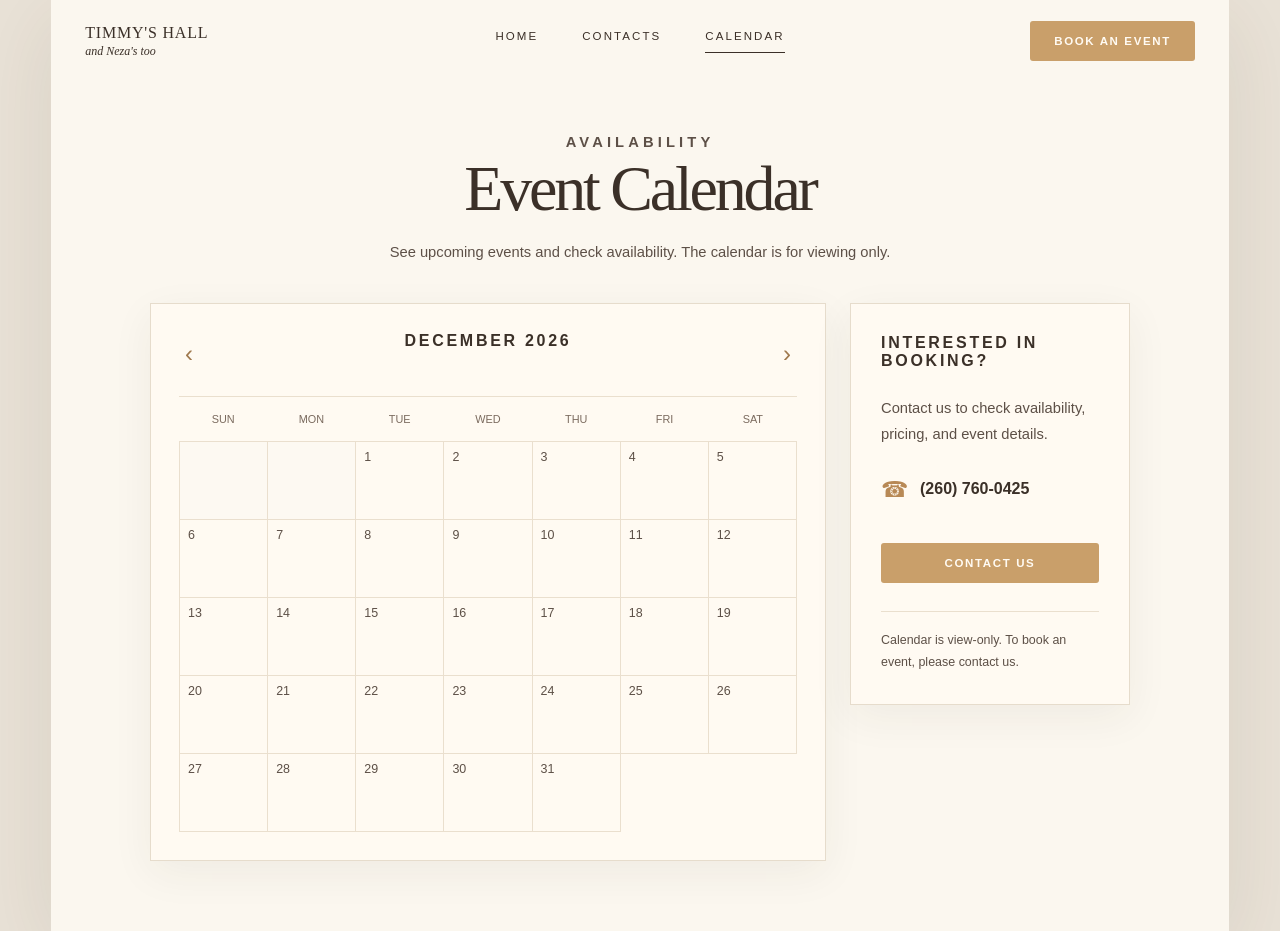
<file: calendar.html>
<!DOCTYPE html>
<html lang="en">
<head>
  <meta charset="UTF-8" />
  <meta name="viewport" content="width=device-width, initial-scale=1.0" />
  <title>Timmy's Hall and Neza's too | Calendar</title>
  <link rel="stylesheet" href="style.css" />
</head>
<body>
  <div class="site-wrap">
    <header class="header">
      <a class="logo" href="index.html">
        <span>Timmy's Hall</span>
        <em>and Neza's too</em>
      </a>

      <nav class="nav">
        <a href="index.html">Home</a>
        <a href="contact.html">Contacts</a>
        <a class="active" href="calendar.html">Calendar</a>
      </nav>

      <a class="top-btn" href="#booking">Book an Event</a>
    </header>

    <main class="page">
      <section class="center-title">
        <p class="eyebrow">Availability</p>
        <h1>Event Calendar</h1>
        <p>See upcoming events and check availability. The calendar is for viewing only.</p>
      </section>

      <section class="calendar-layout">
        <div class="calendar-card">
          <div class="calendar-top">
            <button id="prevMonth">‹</button>
            <h2 id="monthTitle">Month</h2>
            <button id="nextMonth">›</button>
          </div>

          <div class="weekdays">
            <span>Sun</span>
            <span>Mon</span>
            <span>Tue</span>
            <span>Wed</span>
            <span>Thu</span>
            <span>Fri</span>
            <span>Sat</span>
          </div>

          <div id="calendarGrid" class="calendar-grid"></div>
        </div>

        <aside id="booking" class="booking-card">
          <h2>Interested in booking?</h2>
          <p>
            Contact us to check availability, pricing, and event details.
          </p>

          <div class="phone-row">
            <span>☎</span>
            <strong>(260) 760-0425</strong>
          </div>

          <button id="bookButton" class="btn wide">Contact Us</button>

          <p class="note">
            Calendar is view-only. To book an event, please contact us.
          </p>
        </aside>
      </section>
    </main>
  </div>

  <div id="bookingModal" class="modal">
    <div class="modal-card">
      <button id="closeModal" class="close">×</button>
      <p class="eyebrow">Booking</p>
      <h2>Call us to reserve a date</h2>
      <p>Please contact us to confirm availability and pricing.</p>
      <p class="modal-phone">(555) 123-4567</p>
      <a href="tel:5551234567" class="btn">Call Now</a>
    </div>
  </div>

  <script src="script.js"></script>
</body>
</html>
</file>
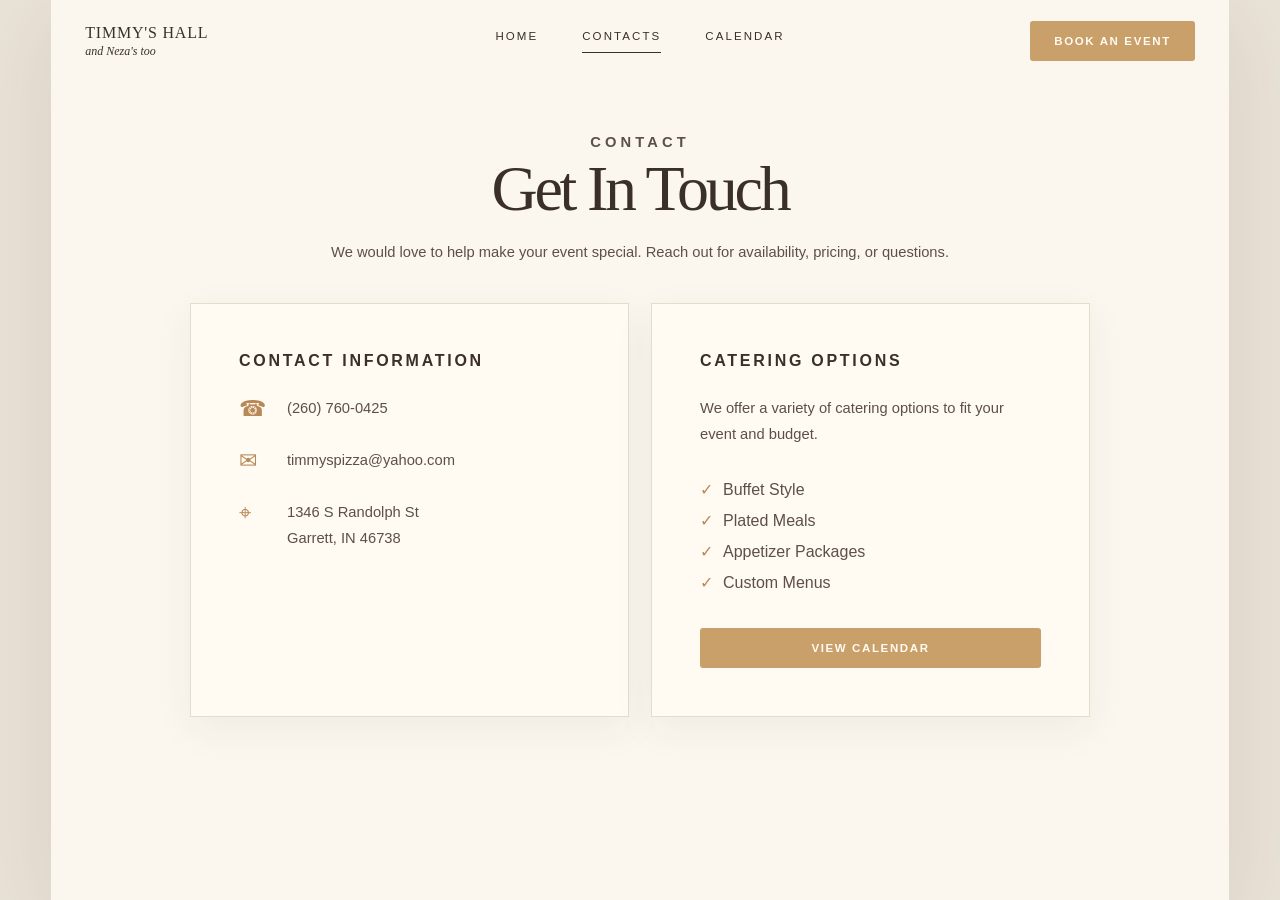
<file: contact.html>
<!DOCTYPE html>
<html lang="en">
<head>
  <meta charset="UTF-8" />
  <meta name="viewport" content="width=device-width, initial-scale=1.0" />
  <title>Timmy's Hall and Neza's too | Contacts</title>
  <link rel="stylesheet" href="style.css" />
</head>
<body>
  <div class="site-wrap">
    <header class="header">
      <a class="logo" href="index.html">
        <span>Timmy's Hall</span>
        <em>and Neza's too</em>
      </a>

      <nav class="nav">
        <a href="index.html">Home</a>
        <a class="active" href="contact.html">Contacts</a>
        <a href="calendar.html">Calendar</a>
      </nav>

      <a class="top-btn" href="calendar.html">Book an Event</a>
    </header>

    <main class="page">
      <section class="center-title">
        <p class="eyebrow">Contact</p>
        <h1>Get In Touch</h1>
        <p>We would love to help make your event special. Reach out for availability, pricing, or questions.</p>
      </section>

      <section class="contact-grid">
        <div class="card">
          <h2>Contact Information</h2>

          <div class="contact-line">
            <span>☎</span>
            <p>(260) 760-0425</p>
          </div>

          <div class="contact-line">
            <span>✉</span>
            <p>timmyspizza@yahoo.com</p>
          </div>

          <div class="contact-line">
            <span>⌖</span>
            <p>1346 S Randolph St<br>Garrett, IN 46738</p>
          </div>
        </div>

        <div class="card">
          <h2>Catering Options</h2>
          <p>We offer a variety of catering options to fit your event and budget.</p>

          <ul class="check-list">
            <li>Buffet Style</li>
            <li>Plated Meals</li>
            <li>Appetizer Packages</li>
            <li>Custom Menus</li>
          </ul>

          <a class="btn wide" href="calendar.html">View Calendar</a>
        </div>
      </section>
    </main>
  </div>
</body>
</html>
</file>
<file: style.css>
* {
  box-sizing: border-box;
}

body {
  margin: 0;
  background: #e9e2d7;
  color: #3b3028;
  font-family: Georgia, "Times New Roman", serif;
}

a {
  color: inherit;
  text-decoration: none;
}

.site-wrap {
  width: min(1180px, 92%);
  min-height: 100vh;
  margin: 0 auto;
  background: #fbf7ef;
  box-shadow: 0 20px 80px rgba(64, 48, 34, 0.10);
}

.header {
  height: 82px;
  padding: 0 34px;
  display: grid;
  grid-template-columns: 1fr auto 1fr;
  align-items: center;
}

.logo {
  line-height: 1;
  width: max-content;
}

.logo span {
  display: block;
  font-size: 1rem;
  text-transform: uppercase;
  letter-spacing: 0.05em;
}

.logo em {
  display: block;
  margin-top: 4px;
  font-size: 0.75rem;
  font-style: italic;
}

.nav {
  display: flex;
  gap: 44px;
  align-items: center;
  font-family: Arial, sans-serif;
  text-transform: uppercase;
  font-size: 0.72rem;
  letter-spacing: 0.18em;
}

.nav a {
  padding-bottom: 10px;
  border-bottom: 1px solid transparent;
}

.nav a:hover,
.nav a.active {
  border-bottom-color: #3b3028;
}

.top-btn,
.btn {
  justify-self: end;
  display: inline-block;
  border: 0;
  background: #c99f6a;
  color: #fffaf2;
  padding: 14px 24px;
  border-radius: 3px;
  font-family: Arial, sans-serif;
  font-size: 0.72rem;
  font-weight: 700;
  letter-spacing: 0.14em;
  text-transform: uppercase;
  cursor: pointer;
}

.home-hero {
  padding: 40px 42px 24px;
  display: grid;
  grid-template-columns: 0.82fr 1.18fr;
  gap: 58px;
  align-items: center;
}

.hero-copy {
  padding-left: 58px;
}

.eyebrow,
.established {
  font-family: Arial, sans-serif;
  text-transform: uppercase;
  letter-spacing: 0.28em;
  font-size: 0.76rem;
  font-weight: 700;
  color: #6e5b4c;
}

.thin-line {
  width: 105px;
  height: 1px;
  background: #d7c6ae;
  margin: 14px 0 38px;
}

.thin-line.short {
  width: 210px;
  margin: 28px 0 18px;
}

h1 {
  margin: 0;
  color: #3b3028;
  font-size: clamp(3rem, 6.4vw, 5.2rem);
  line-height: 1.03;
  font-weight: 400;
  letter-spacing: -0.05em;
}

.hero-text {
  margin: 26px 0 0;
  max-width: 410px;
  font-family: Arial, sans-serif;
  line-height: 1.8;
  font-size: 1rem;
  color: #4e443d;
}

.established {
  margin-bottom: 30px;
}

.hero-image-card {
  background: #fff;
  border: 1px solid #e6dccc;
  padding: 9px;
  box-shadow: 0 14px 45px rgba(58, 44, 31, 0.08);
}

.hero-image-card img {
  width: 100%;
  height: 420px;
  display: block;
  object-fit: cover;
}

.feature-bar {
  margin: 28px 42px 46px;
  padding: 26px 34px;
  display: grid;
  grid-template-columns: repeat(4, 1fr);
  background: #f8f1e8;
  border: 1px solid #eadfce;
}

.feature {
  display: grid;
  grid-template-columns: 44px 1fr;
  gap: 18px;
  padding: 6px 22px;
  border-right: 1px solid #d9cab6;
}

.feature:last-child {
  border-right: 0;
}

.icon {
  font-size: 2rem;
  color: #b88956;
  line-height: 1;
}

.feature h3 {
  margin: 0 0 8px;
  font-family: Arial, sans-serif;
  font-size: 0.72rem;
  letter-spacing: 0.15em;
  text-transform: uppercase;
}

.feature p,
.page p,
.card p,
.booking-card p {
  margin: 0;
  font-family: Arial, sans-serif;
  color: #5d5047;
  line-height: 1.75;
  font-size: 0.92rem;
}

.page {
  padding: 48px 38px 70px;
}

.center-title {
  text-align: center;
  max-width: 700px;
  margin: 0 auto 38px;
}

.center-title h1 {
  font-size: clamp(3rem, 5vw, 4.4rem);
  margin-bottom: 18px;
}

.contact-grid {
  max-width: 900px;
  margin: 0 auto;
  display: grid;
  grid-template-columns: 1fr 1fr;
  gap: 22px;
}

.card,
.calendar-card,
.booking-card {
  background: #fffaf2;
  border: 1px solid #e6dccc;
  box-shadow: 0 12px 40px rgba(58, 44, 31, 0.06);
}

.card {
  padding: 48px;
  min-height: 360px;
}

.card h2,
.booking-card h2,
.calendar-card h2 {
  margin: 0 0 26px;
  font-size: 1rem;
  font-family: Arial, sans-serif;
  letter-spacing: 0.17em;
  text-transform: uppercase;
}

.contact-line {
  display: grid;
  grid-template-columns: 30px 1fr;
  gap: 18px;
  align-items: start;
  margin-top: 26px;
  font-family: Arial, sans-serif;
}

.contact-line span {
  color: #b88956;
  font-size: 1.35rem;
}

.check-list {
  padding: 20px 0 8px;
  margin: 0;
  list-style: none;
  font-family: Arial, sans-serif;
  color: #5d5047;
}

.check-list li {
  margin: 12px 0;
}

.check-list li::before {
  content: "✓";
  color: #b88956;
  margin-right: 10px;
}

.wide {
  width: 100%;
  text-align: center;
  margin-top: 16px;
}

.calendar-layout {
  max-width: 980px;
  margin: 0 auto;
  display: grid;
  grid-template-columns: 1fr 280px;
  gap: 24px;
  align-items: start;
}

.calendar-card {
  padding: 28px;
}

.calendar-top {
  display: flex;
  justify-content: space-between;
  align-items: center;
}

.calendar-top button {
  border: 0;
  background: transparent;
  color: #9f784d;
  font-size: 1.5rem;
  cursor: pointer;
}

.weekdays,
.calendar-grid {
  display: grid;
  grid-template-columns: repeat(7, 1fr);
}

.weekdays {
  margin-top: 20px;
  padding: 16px 0;
  border-top: 1px solid #eadfce;
  border-bottom: 1px solid #eadfce;
  text-align: center;
  font-family: Arial, sans-serif;
  font-size: 0.68rem;
  text-transform: uppercase;
  color: #7b6b5f;
}

.calendar-grid {
  border-left: 1px solid #eadfce;
}

.day {
  min-height: 78px;
  padding: 8px;
  border-right: 1px solid #eadfce;
  border-bottom: 1px solid #eadfce;
  font-family: Arial, sans-serif;
  font-size: 0.78rem;
  color: #5d5047;
}

.day.empty {
  background: #fdf9f2;
}

.date-number {
  margin-bottom: 8px;
}

.event {
  background: #f0e4d4;
  color: #3b3028;
  padding: 5px 6px;
  font-size: 0.65rem;
}

.booking-card {
  padding: 30px;
}

.phone-row {
  margin: 28px 0 24px;
  display: flex;
  gap: 12px;
  align-items: center;
  font-family: Arial, sans-serif;
}

.phone-row span {
  color: #b88956;
  font-size: 1.4rem;
}

.note {
  margin-top: 28px !important;
  padding-top: 18px;
  border-top: 1px solid #eadfce;
  font-size: 0.78rem !important;
}

.modal {
  display: none;
  position: fixed;
  inset: 0;
  background: rgba(42, 34, 28, 0.55);
  align-items: center;
  justify-content: center;
  padding: 20px;
}

.modal.show {
  display: flex;
}

.modal-card {
  position: relative;
  width: min(430px, 100%);
  background: #fffaf2;
  padding: 38px;
  text-align: center;
}

.close {
  position: absolute;
  top: 12px;
  right: 16px;
  border: 0;
  background: transparent;
  font-size: 1.8rem;
  cursor: pointer;
}

.modal-phone {
  font-size: 1.5rem !important;
  color: #3b3028 !important;
  font-weight: 700;
  margin: 20px 0 !important;
}

@media (max-width: 900px) {
  .header {
    height: auto;
    padding: 24px;
    grid-template-columns: 1fr;
    gap: 22px;
    text-align: center;
  }

  .logo,
  .top-btn {
    justify-self: center;
  }

  .nav {
    justify-content: center;
    gap: 22px;
    flex-wrap: wrap;
  }

  .home-hero {
    grid-template-columns: 1fr;
    gap: 34px;
  }

  .hero-copy {
    padding-left: 0;
    text-align: center;
  }

  .thin-line,
  .thin-line.short {
    margin-left: auto;
    margin-right: auto;
  }

  .hero-text {
    margin-left: auto;
    margin-right: auto;
  }

  .feature-bar,
  .contact-grid,
  .calendar-layout {
    grid-template-columns: 1fr;
  }

  .feature {
    border-right: 0;
    border-bottom: 1px solid #d9cab6;
  }

  .feature:last-child {
    border-bottom: 0;
  }
}

@media (max-width: 600px) {
  .site-wrap {
    width: 100%;
  }

  .home-hero,
  .page {
    padding-left: 20px;
    padding-right: 20px;
  }

  .feature-bar {
    margin-left: 20px;
    margin-right: 20px;
  }

  .hero-image-card img {
    height: 290px;
  }

  .day {
    min-height: 58px;
    padding: 5px;
  }

  .event {
    font-size: 0.56rem;
  }
}
</file>
